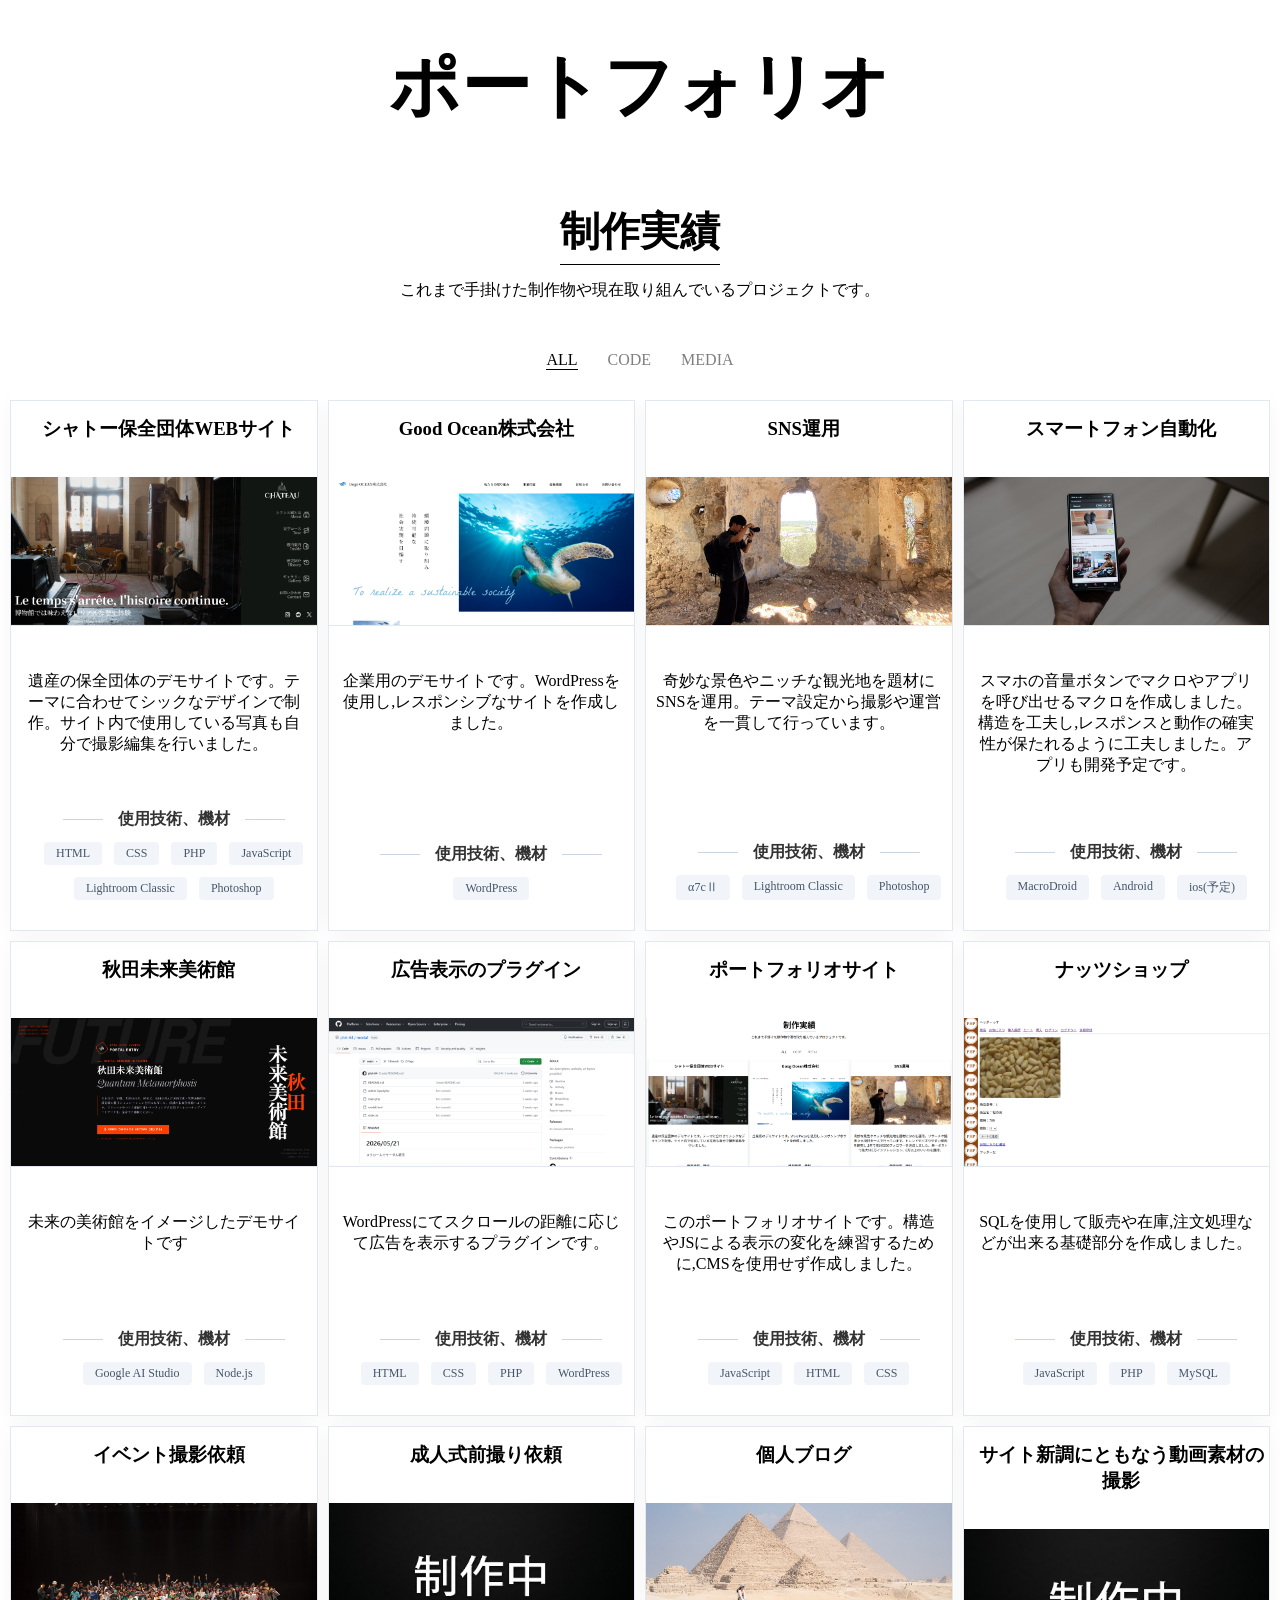
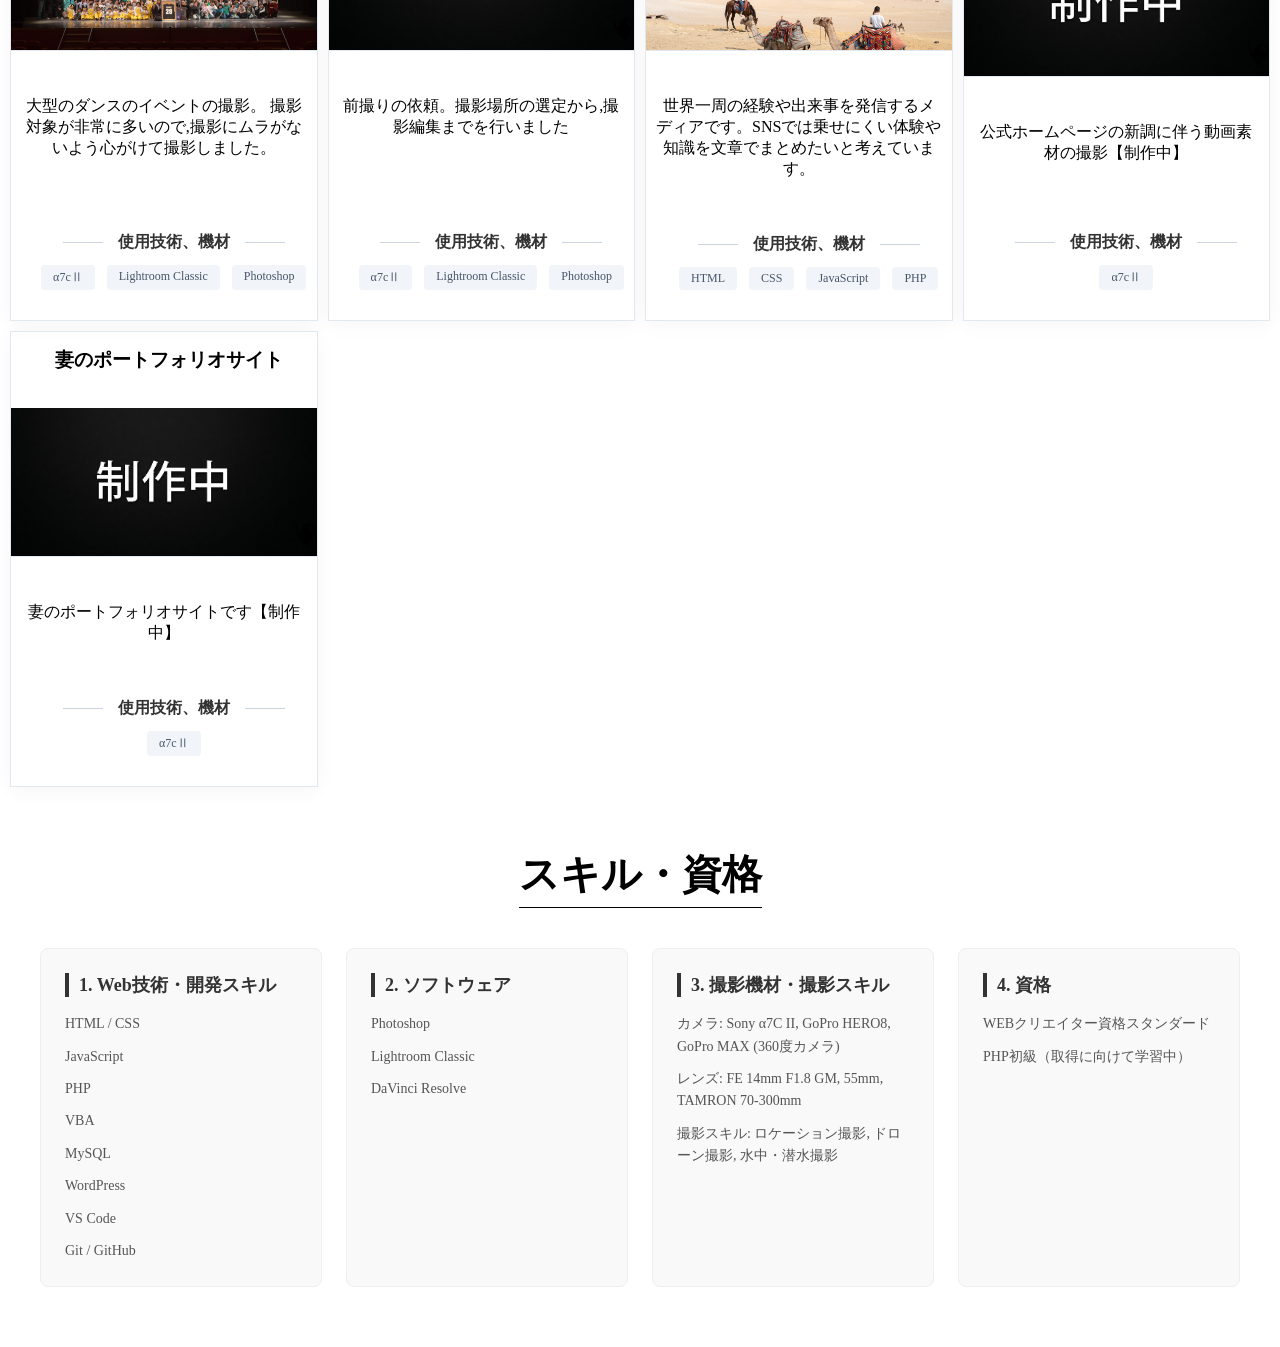
<file: index.html>
<!DOCTYPE html>
<html lang="ja">
<head>
  <meta charset="UTF-8">
  <meta name="viewport" content="width=device-width, initial-scale=1.0">
  <title>Document</title>
  <link rel="stylesheet" href="style.css">
  <script src="main.js" defer></script>
</head>
<body>
  <!----------------
      ヒーロー
  ----------------->
  <section class="hero">
    <h1>ポートフォリオ</h1>
  </section>
  <!----------------
      ワークス   .works
  ----------------->
  <section class="works">
    <h2>制作実績</h2>
    <p>これまで手掛けた制作物や現在取り組んでいるプロジェクトです。</p>
    <div class="works-container">


      <!-- ナビエリア --> 
      <nav>
        <ul>
          <li><button class="is-active" id="js-button-all" type="button">ALL</button></li>
          <li><button id="js-button-code" type="button">CODE</button></li>
          <li><button id="js-button-media" type="button">MEDIA</button></li>
        </ul>
      </nav>
  
  
      <!--ワークスアイテムエリア-->
      <!-- 将来的に一個変更したらすべての構造が変わるようにしてぇ 多分出来そう -->
       <!-- アーティクルの連続じゃなくて構造1つにそれぞれの情報代入方式 -->
      <div class="works-grid">
  
        <!-- ------------------------------------------- -->
        <article class="works-item js-code js-media">
          <h3 class="works-title">シャトー保全団体WEBサイト</h3>
          <img class="item-img" src="images/works/城保全.png" alt="">
          <div class="textbox">
            <p class="works-info">遺産の保全団体のデモサイトです。テーマに合わせてシックなデザインで制作。サイト内で使用している写真も自分で撮影編集を行いました。</p>
            <div class="tech-list">
              <h4 class="tech">使用技術、機材</h4>
              <ul>
                <li>HTML</li>
                <li>CSS</li>
                <li>PHP</li>
                <li>JavaScript</li>
                <li>Lightroom Classic</li>
                <li>Photoshop</li>
              </ul>
            </div>
          </div>
          
          <div class="modal-box">
            <!-- タイトルがくる -->
            <ul class="links">
              <li><a href="https://moodle.work/~kamisaka/castle-homepage/">WEBサイト</a></li>
              <li><a href="https://github.com/plot-64/castle-homepage">GITHUB</a></li>
            </ul>
            <!-- 写真が来る -->
             <div class="modal-info">
              <h4>概要</h4>
              <p>遺産保護団体のデモサイトを作成しました。サイドバーを大きく動かすデザインや,内容に良く合うようシックなデザインを目指しました。</p>
              <h4>制作範囲</h4>
              <p>サイトのコンセプトから構造、デザインや素材の撮影編集まですべて一貫して行いました。PHPやJSによる表示の変化を練習するために,CMSを使用せず作成しました。</p>
              <h4>機能</h4>
              <p>JSでの動的デザイン　PHPでの予約フォーム　SQLでの予約管理(作成中)</p>
             </div>
          </div>
        </article>
        <!-- ------------------------------------------- -->
        <!-- ------------------------------------------- -->
        <article class="works-item js-code">
          <h3 class="works-title">Good Ocean株式会社</h3>
          <img class="item-img" src="images/works/GoodOcean.png" alt="">
          <div class="textbox">
            <p class="works-info">企業用のデモサイトです。WordPressを使用し,レスポンシブなサイトを作成しました。</p>
            <div class="tech-list">
              <h4 class="tech">使用技術、機材</h4>
              <ul>
                <li>WordPress</li>
              </ul>
            </div>
          </div>
          
          <div class="modal-box">
            <!-- タイトルがくる -->
            <ul class="links">
              <li><a href="https://moodle.work/~kamisaka/wp1/">WEBサイト</a></li>
            </ul>
            <!-- 写真が来る -->
            <div class="modal-info">
              <h4>概要</h4>
              <p>ワードプレスを用いて開発しました。</p>
            </div>
          </div>
        </article>
        <!-- ------------------------------------------- -->
        <!-- ------------------------------------------- -->
        <article class="works-item js-media">
          <h3 class="works-title">SNS運用</h3>
          <img class="item-img" src="images/works/SNS.jpg" alt="">
          <div class="textbox">
            <p class="works-info">奇妙な景色やニッチな観光地を題材にSNSを運用。テーマ設定から撮影や運営を一貫して行っています。</p>
            <div class="tech-list">
              <h4 class="tech">使用技術、機材</h4>
              <ul>
                <li>α7cⅡ</li>
                <li>Lightroom Classic</li>
                <li>Photoshop</li>
              </ul>
            </div>
          </div>

          <div class="modal-box">
            <!-- タイトルがくる -->
            <ul class="links">
              <li><a href="https://x.com/ruins_777">X(旧Twitter)</a></li>
              <li><a href="https://www.instagram.com/ruins_777/">インスタグラム</a></li>
              <li><a href="https://www.reddit.com/user/ruins7777/">Reddit（海外圏）</a></li>
            </ul>
            <!-- 写真が来る -->
             <div class="modal-info">
              <h4>概要</h4>
              <p>奇妙な景色やニッチな観光地を題材にSNSを運用。リサーチや撮影から取材を一人で行っています。トレンドやバズりやすい傾向を研究し,1年で累計5000フォロワーを達成しました。単一ポストで最大581万インプレッション、6万以上のいいねを獲得。</p>
             </div>
          </div>
        </article>
        <!-- ------------------------------------------- -->
        <!-- ------------------------------------------- -->
        <article class="works-item js-code">
          <h3 class="works-title">スマートフォン自動化</h3>
          <img class="item-img" src="images/works/スマホ補助.jpg" alt="">
          <div class="textbox">
            <p class="works-info">スマホの音量ボタンでマクロやアプリを呼び出せるマクロを作成しました。構造を工夫し,レスポンスと動作の確実性が保たれるように工夫しました。アプリも開発予定です。</p>
            <div class="tech-list">
              <h4 class="tech">使用技術、機材</h4>
              <ul>
                <li>MacroDroid</li>
                <li>Android</li>
                <li>ios(予定)</li>
              </ul>
            </div>
          </div>

          <div class="modal-box">
            <!-- タイトルがくる -->
            <ul class="links">
              <li><a href="https://github.com/plot-64/android-custom-macro">GitHub</a></li>
            </ul>
            <!-- 写真が来る -->
             <div class="modal-info">
              <h4>概要</h4>
              <p>スマホの音量ボタンの組み合わせで様々な操作ができるマクロを作成しました。合計１４個の命令を設定できます。</p>
              <h4>開発動機</h4>
              <p>以前よりスマホの物理ボタンが音量のみに使われていることにもったいなさを感じていました。ちょうど学んでいたWEB開発での条件分岐や変数の知識を活かして改善できないかと考え作成しました。</p>
              <h4>開発のこだわった点</h4>
              <p>ボタンの押し込み回数を検知するのが非常に難しく、変数を用いながら構造を工夫して作成しました。また入力回数に応じて入力待機フレームを設定することで、レスポンスを劇的に向上させました。</p>
              <h4>今後の開発</h4>
              <p>全体的な挙動の安定化 また,MacroDroid依存からの脱却と、完全単体アプリとしてのストアリリースを目標に開発中です</p>
             </div>
          </div>
        </article>
        <!-- ------------------------------------------- -->
        <!-- ------------------------------------------- -->
        <article class="works-item js-code js-media">
          <h3 class="works-title">秋田未来美術館</h3>
          <img class="item-img" src="images/works/秋田未来美術館.png" alt="">
          <div class="textbox">
            <p class="works-info">未来の美術館をイメージしたデモサイトです</p>
            <div class="tech-list">
              <h4 class="tech">使用技術、機材</h4>
              <ul>
                <li>Google AI Studio</li>
                <li>Node.js</li>
              </ul>
            </div>
          </div>
          
          <div class="modal-box">
            <!-- タイトルがくる -->
            <ul class="links">
              <li><a href="https://moodle.work/~kamisaka/秋田未来美術館/">WEBサイト</a></li>
            </ul>
            <!-- 写真が来る -->
             <div class="modal-info">
              <h4>概要</h4>
              <p>最新技術を駆使して,ノーコード開発を行いました。どこまでのクオリティの素材を生み出し、それをどうWebデザインに落とし込めるか」をテーマに掲げた実験的サイトです。作成後、Node.jsを使用して本番公開用のファイルにビルドしました。</p>
             </div>
          </div>
        </article>
        <!-- ------------------------------------------- -->
        <!-- ------------------------------------------- -->
        <article class="works-item js-code">
          <h3 class="works-title">広告表示のプラグイン</h3>
          <img class="item-img" src="images/works/広告.png" alt="">
          <div class="textbox">
            <p class="works-info">WordPressにてスクロールの距離に応じて広告を表示するプラグインです。</p>
            <div class="tech-list">
              <h4 class="tech">使用技術、機材</h4>
              <ul>
                <li>HTML</li>
                <li>CSS</li>
                <li>PHP</li>
                <li>WordPress</li>
              </ul>
            </div>
          </div>

          <div class="modal-box">
            <!-- タイトルがくる -->
            <ul class="links">
              <li><a href="https://github.com/plot-64/modal">GitHub</a></li>
            </ul>
            <!-- 写真が来る -->
             <div class="modal-info">
              <h4>概要</h4>
              <p>ワードプレスにて、スクロールした距離と連動して広告が表示されるプラグインです。二度表示されたりしないよう工夫して作成しました。</p>
             </div>
          </div>
        </article>
        <!-- ------------------------------------------- -->
        <!-- ------------------------------------------- -->
        <article class="works-item js-code js-media">
          <h3 class="works-title">ポートフォリオサイト</h3>
          <img class="item-img" src="images/works/ポートフォリオ.png" alt="">
          <div class="textbox">
            <p class="works-info">このポートフォリオサイトです。構造やJSによる表示の変化を練習するために,CMSを使用せず作成しました。</p>
            <div class="tech-list">
              <h4 class="tech">使用技術、機材</h4>
              <ul>
                <li>JavaScript</li>
                <li>HTML</li>
                <li>CSS</li>
              </ul>
            </div>
          </div>
          
          <div class="modal-box">
            <!-- タイトルがくる -->
            <ul class="links">
              <li><a href="https://moodle.work/~kamisaka/wp1/">WEBサイト</a></li>
            </ul>
            <!-- 写真が来る -->
            <div class="modal-info">
              <h4>概要</h4>
              <p>このポートフォリオサイトです。構造やJSによる表示の変化を練習するために,CMSを使用せず作成しました。ポップアップの構造を一つにまとめることで管理しやすいよう工夫しました。制作物が見やすいシンプルなデザインです。</p>
            </div>
          </div>
        </article>
        <!-- ------------------------------------------- -->
        <!-- ------------------------------------------- -->
        <article class="works-item js-code">
          <h3 class="works-title">ナッツショップ</h3>
          <img class="item-img" src="images/works/ナッツショップ.png" alt="">
          <div class="textbox">
            <p class="works-info">SQLを使用して販売や在庫,注文処理などが出来る基礎部分を作成しました。</p>
            <div class="tech-list">
              <h4 class="tech">使用技術、機材</h4>
              <ul>
                <li>JavaScript</li>
                <li>PHP</li>
                <li>MySQL</li>
              </ul>
            </div>
          </div>

          <div class="modal-box">
            <!-- タイトルがくる -->
            <ul class="links">
              <li><a href="https://moodle.work/~kamisaka/shop/chapter7/product.php">WEBサイト</a></li>
            </ul>
            <!-- 写真が来る -->
             <div class="modal-info">
              <h4>概要</h4>
              <p>販売や在庫,注文処理などが出来るサイトです。ログインの構造やカートなどユーザーに合わせて動きが変わるサイトの基礎です。</p>
            </div>
          </div>
        </article>
        <!-- ------------------------------------------- -->
        <!-- ------------------------------------------- -->
        <article class="works-item js-media">
          <h3 class="works-title">イベント撮影依頼</h3>
          <img class="item-img" src="images/works/イベント.jpg" alt="">
          <div class="textbox">
            <p class="works-info">大型のダンスのイベントの撮影。
              撮影対象が非常に多いので,撮影にムラがないよう心がけて撮影しました。</p>
            <div class="tech-list">
              <h4 class="tech">使用技術、機材</h4>
              <ul>
                <li>α7cⅡ</li>
                <li>Lightroom Classic</li>
                <li>Photoshop</li>
              </ul>
            </div>
          </div>

          <div class="modal-box">
            <!-- タイトルがくる -->
            <ul class="links">
              <li><a href="">X(旧Twitter)</a></li>
            </ul>
            <!-- 写真が来る -->
             <div class="modal-info">
              <h4>概要</h4>
              <p>ダンススタジオの発表会 撮影担当</p>
              <h4>工夫</h4>
              <p>参加者300人以上のイベントの撮影を一人で行いました。。なるべく全員に良い写真を届けるため2万枚以上撮影。Lrcにて大量に選定し偏りのないよう納品しました。質と量ともに好評いただき、別スタジオでの依頼も数件いただきました。</p>
              
             </div>
          </div>
        </article>
        <!-- ------------------------------------------- -->
        <!-- ------------------------------------------- -->
        <article class="works-item js-media">
          <h3 class="works-title">成人式前撮り依頼</h3>
          <img class="item-img" src="images/works/制作中.png" alt="">
          <div class="textbox">
            <p class="works-info">前撮りの依頼。撮影場所の選定から,撮影編集までを行いました</p>
            <div class="tech-list">
              <h4 class="tech">使用技術、機材</h4>
              <ul>
                <li>α7cⅡ</li>
                <li>Lightroom Classic</li>
                <li>Photoshop</li>
              </ul>
            </div>
          </div>

          <div class="modal-box">
            <!-- タイトルがくる -->
            <ul class="links">
              <li><a href="https://moodle.work/~kamisaka/shop/chapter7/product.php">WEBサイト</a></li>
            </ul>
            <!-- 写真が来る -->
             <div class="modal-info">
              <h4>概要</h4>
              <p></p>
             </div>
          </div>
        </article>
        <!-- ------------------------------------------- -->
        <!-- ------------------------------------------- -->
        <article class="works-item js-code js-media">
          <h3 class="works-title">個人ブログ</h3>
          <img class="item-img" src="images/works/DSC09358.jpg" alt="">
          <div class="textbox">
            <p class="works-info">世界一周の経験や出来事を発信するメディアです。SNSでは乗せにくい体験や知識を文章でまとめたいと考えています。</p>
            <div class="tech-list">
              <h4 class="tech">使用技術、機材</h4>
              <ul>
                <li>HTML</li>
                <li>CSS</li>
                <li>JavaScript</li>
                <li>PHP</li>
              </ul>
            </div>
          </div>

          <div class="modal-box">
            <!-- タイトルがくる -->
            <ul class="links">
              <li><a href="https://moodle.work/~kamisaka/shop/chapter7/product.php">X(旧Twitter)</a></li>
              <li><a href="https://moodle.work/~kamisaka/shop/chapter7/product.php">インスタグラム</a></li>
            </ul>
            <!-- 写真が来る -->
             <div class="modal-info">
              <h4>概要</h4>
              <p>制作中</p>
             </div>
          </div>
        </article>
        <!-- ------------------------------------------- -->
         <!-- ------------------------------------------- -->
        <article class="works-item js-media">
          <h3 class="works-title">サイト新調にともなう動画素材の撮影</h3>
          <img class="item-img" src="images/works/制作中.png" alt="">
          <div class="textbox">
            <p class="works-info">公式ホームページの新調に伴う動画素材の撮影【制作中】</p>
            <div class="tech-list">
              <h4 class="tech">使用技術、機材</h4>
              <ul>
                <li>α7cⅡ</li>
              </ul>
            </div>
          </div>

          <div class="modal-box">
            <!-- タイトルがくる -->
            <ul class="links">
              <li><a href="https://moodle.work/~kamisaka/shop/chapter7/product.php">X(旧Twitter)</a></li>
              <li><a href="https://moodle.work/~kamisaka/shop/chapter7/product.php">インスタグラム</a></li>
            </ul>
            <!-- 写真が来る -->
             <div class="modal-info">
              <h4>概要</h4>
              <p></p>
             </div>
          </div>
        </article>
        <!-- ------------------------------------------- -->
         <!-- ------------------------------------------- -->
        <article class="works-item js-media">
          <h3 class="works-title">妻のポートフォリオサイト</h3>
          <img class="item-img" src="images/works/制作中.png" alt="">
          <div class="textbox">
            <p class="works-info">妻のポートフォリオサイトです【制作中】</p>
            <div class="tech-list">
              <h4 class="tech">使用技術、機材</h4>
              <ul>
                <li>α7cⅡ</li>
              </ul>
            </div>
          </div>

          <div class="modal-box">
            <!-- タイトルがくる -->
            <ul class="links">
              <li><a href="">X(旧Twitter)</a></li>
              <li><a href="">インスタグラム</a></li>
            </ul>
            <!-- 写真が来る -->
             <div class="modal-info">
              <h4>概要</h4>
              <p></p>
             </div>
          </div>
        </article>
        <!-- ------------------------------------------- -->
      </div>
      <!-- ------------------ -->
    </div>
  </section>

  <!-- 他の撮影実績もあとで追加 -->

  <!----------------
      スキル
  ----------------->
  <section class="skills">
    <h2>スキル・資格</h2>

    <div class="skills-container">

      <div class="skills-item">
        <h3>1. Web技術・開発スキル</h3>
        <ul>
          <li>HTML / CSS</li>
          <li>JavaScript</li>
          <li>PHP</li>
          <li>VBA</li>
          <li>MySQL</li>
          <li>WordPress</li>
          <li>VS Code</li>
          <li>Git / GitHub</li>
        </ul>
      </div>

      <div class="skills-item">
        <h3>2. ソフトウェア</h3>
        <ul>
          <li>Photoshop</li>
          <li>Lightroom Classic</li>
          <li>DaVinci Resolve</li>
        </ul>
      </div>

      <div class="skills-item">
        <h3>3. 撮影機材・撮影スキル</h3>
        <ul>
          <li>カメラ: Sony α7C II, GoPro HERO8, GoPro MAX (360度カメラ)</li>
          <li>レンズ: FE 14mm F1.8 GM, 55mm, TAMRON 70-300mm</li>
          <li>撮影スキル: ロケーション撮影, ドローン撮影, 水中・潜水撮影</li>
        </ul>
      </div>

      <div class="skills-item">
        <h3>4. 資格</h3>
        <ul>
          <li>WEBクリエイター資格スタンダード</li>
          <li>PHP初級（取得に向けて学習中）</li>
        </ul>
      </div>
    </div>
  </section>






<!-- この中に入る -->





<!-- モーダル  情報が入るよ～ -->
<dialog id="js-modal">
    <div class="modal-inner">
      <button id="js-modal-close" type="button">×</button>
      <div id="js-modal-content"><!-- この中に入る --></div>
    </div>
  </dialog>

</body>
</html>
</file>
<file: style.css>
/*==================
        全体
====================*/
/* 全部ゆっくり変化でいいやろ */
/* * {
  transition: 1s;
} だめでした*/
/* ボックスの計算 */
*,
*::before,
*::after {
  box-sizing: border-box;
}

/* 余白削除 */
* {
  margin: 0;
  padding: 0;
}

/* 写真は親要素からはみ出ない */
img,
video {
  max-width: 100%;
  height: auto;
  display: block;
}

/* いろんなスタイルとか装飾はいらねー */
/* リストの点（・）を消す */
ul,
ol {
  list-style: none;
}

/* リンクの下線を消し、文字色を親要素に合わせる */
a {
  text-decoration: none;
  color: inherit;
}

/* ボタンのデフォルトの枠線や背景を消す */
button {
  background-color: transparent;
  border: none;
  cursor: pointer;
  outline: none;
  font: inherit; /* 親要素のフォントを継承 */
}

section {
  margin: 0 10px; /*全部に当てたいからセクションで*/
}


h2 {
  font-size: 40px;
}

/* モーダル表示中 背景スクロールを禁止 */
body.no-scroll {
  overflow: hidden;
}
/*==================
        ヒーロー
====================*/
.hero h1 {
  font-size: clamp(10px, 12vw, 70px); /*わぉ便利*/
  text-align: center;
  margin-top: 40px;
  margin-bottom: 70px;
  
}
/*=========================
        ワークス   .works
==========================*/

/* 構造 */
.works {text-align: center;}
.works img {
  width: 100%;
  aspect-ratio: 39 / 19;
  object-fit: cover;
  border-bottom: 1px solid #e2e8f0;
}
.works h2 {
  display: inline-block;
  border-bottom: 1px solid;
  padding-bottom: 5px;
  text-align: center;
}

.works p {
  text-align: center;
  padding-top: 15px;
  padding-bottom: 30px;
}
.works-item .tech-list {
  margin-top: auto;
}
.works article .tech-list ul{
  display: flex;
  justify-content: center;
  flex-wrap: wrap;
  gap: 12px;
  margin-top: 10px;
  margin-bottom: 20px;
}
/* でざいん */
.works article .tech-list ul li{
  background-color: #f1f5f9;
  padding: 4px 12px;
  border-radius: 4px;
  font-size: 12px;
  color: #475569;
}
/*--------------
     ナビ
--------------*/
/* ナビデザイン */
.works nav {
  position: sticky;
  top: 0;
  z-index: 100;
  background-color: rgb(255 255 255 / 95%);
  padding-top: 20px;
  padding-bottom: 20px;
}
.works nav ul {
  display: flex;
  gap: 30px;
  justify-content: center;
  padding-bottom: 10px;
}
/* 押されていると濃くする */
.works nav ul button {
  opacity: 0.5;
  border-bottom: none;
}
.works nav ul button.is-active {
  opacity: 1;
  border-bottom: 1px solid;
}
/*--------------
     グリッド
--------------*/
/* works-gridデザイン */
article {
  border: 1px solid #e2e8f0;
}
.works-grid {
  display: grid;
  grid-template-columns: repeat(auto-fit, minmax(300px, 1fr)); 
  gap: 10px;
}


.works-item {
  display: flex;
  flex-direction: column;
  flex-grow: 1;
}
/* 一覧で詳細を隠そう */
.works-item .modal-box {
  display: none;
}
/* カーソル合わせたら～ */
article:hover {
  background-color: #efefef;
  /* 上に3px移動させる */
  transform: translateY(-3px);
  box-shadow: 0 8px 15px rgba(0, 0, 0, 0.2);
  transition: 0.2s;
}
/* item設定 */
.works-item {
  box-shadow: 0 4px 20px rgba(0, 0, 0, 0.04);
  gap: 20px;
}
.works-item h3 {
  margin: 15px 0 15px 10px;
}
article h4 {
  font-size: 16px;
  font-weight: bold;
  color: #333;
  margin-top: 24px;
  margin-bottom: 12px;
  text-align: center;

  /* 擬似要素を使って左右に線を配置する設定 */
  display: flex;
  align-items: center;
  justify-content: center;
  gap: 15px; /* 文字と線の間の隙間 */
}

/* 左右の線の共通デザイン */
article h4::before,
article h4::after {
  content: "";
  height: 1px;
  width: 40px; /* 線の長さ（お好みで調整してください） */
  background-color: #cbd5e1; /* 線の色（薄いグレー） */
}
.works-item .textbox {
  display: flex;
  flex-direction: column;
  flex-grow: 1;
  padding: 10px;
  height: 100%;
}

/*==================
ポップアップ
====================*/
/* タイトルとボタンを包むヘッダー枠 */
#js-modal-content .modal-header {
  padding-top: 30px;
}
#js-modal-content .modal-header {
  display: flex;
  justify-content: space-between; /* タイトルを左、ボタンを右詰めに配置 */
  align-items: center;            /* 上下の中心線を揃える */
  padding-bottom: 20px;            /* 画像との間の余白 */
  position: sticky;
  top: 0;
  background-color: #fff;
}

/* ヘッダー内部の余白をリセット */
#js-modal-content .modal-header .works-title,
#js-modal-content .modal-header .links {
  margin: 0;
}


dialog #js-modal-close {
  position: absolute;
  left: -50px;
  font-size: 30px;
  color: rgba(255, 255, 255, 0.9);
}




/* ポップアップ本体 */
dialog {
  border: none;
  padding: 0;

  width: 70%;
  overflow: visible; /*コレないと✗きえる はみ出ても表示するためのやつ*/

  /* 画面中央に配置 */
  margin: auto;
  box-shadow: 0 10px 40px rgba(0, 0, 0, 0.3);
}

dialog::backdrop {
  background-color: rgba(0, 0, 0, 0.5);
}

#js-modal-content h3 {
  font-size: 20px;
  margin-left: 10px;
}


#js-modal-content {
  max-height: 90vh;
  overflow-y: auto;
  padding-right: 5px;
  padding-left: 5px;
}

/* ミニタイトルデザ */
#js-modal-content h4 {
  font-size: 16px;
  font-weight: bold;
  color: #333;
  border-left: 4px solid #333;
  padding-left: 8px;
  margin-top: 24px;
  margin-bottom: 12px;
}

/* 上部 リンクボタン */
.links {
  display: flex;
  gap: 15px; 
  justify-content: center;
  margin-top: 20px;
  
}

.links a {
  display: block;
  padding: 10px 24px;
  background-color: #333; 
  color: #fff;         
  border-radius: 6px;      
  font-size: 14px;
  text-align: center;
  min-width: 120px;
}

.links a:hover {
  background-color: #555;
}

/* 画像のサイズと下の余白 */
#js-modal-content img {
  width: 100%;
  margin-bottom: 20px;
}

#js-modal-content .tech-list {
  margin-top: 10px;
}
#js-modal-content .tech-list ul {
  display: flex;
  gap: 15px;
  margin-bottom: 40px;
  
}
/* デザイン */
#js-modal-content .tech-list ul li{
  background-color: #f1f5f9;
  padding: 4px 12px; 
  border-radius: 4px;
  font-size: 12px; 
  color: #475569;
}

.tech-list,.modal-info,.modal-header h3 {
  padding-left: 20px;
}

/*==================
       スキル
====================*/
.skills {
  text-align: center;
}
.skills .skills-item {
  text-align: left;
}
.skills h2 {
  display: inline-block;
  border-bottom: 1px solid;
  padding-bottom: 5px;
  text-align: center;
}




.skills {
  margin-top: 60px;
  margin-bottom: 60px;
}

/* タイトルの装飾 */
.skills h2 {
  text-align: center;
  margin-bottom: 40px;
}

.skills-container {
  display: grid;
  grid-template-columns: repeat(auto-fit, minmax(280px, 1fr));
  gap: 24px;
  max-width: 1200px;
  margin: 0 auto;
}

/* 各スキルカードの箱 */
.skills-item {
  background-color: #f9f9f9; 
  border: 1px solid #eee;   
  border-radius: 8px;      
  padding: 24px;         
}

/* マウスを乗せたときに少しだけカードを浮かせる（任意） */
.skills-item:hover {
  background-color: #fff;
  border-color: #ccc;
  box-shadow: 0 4px 12px rgba(0, 0, 0, 0.05);
}

/* カード内のタイトル */
.skills-item h3 {
  font-size: 18px;
  font-weight: bold;
  color: #333;
  border-left: 4px solid #333;
  padding-left: 10px;
  margin-bottom: 16px;
}

.skills-item ul {
  display: flex;
  flex-direction: column;
  gap: 10px;
}

.skills-item li {
  font-size: 14px;
  color: #555;
  line-height: 1.6; 
}
</file>
